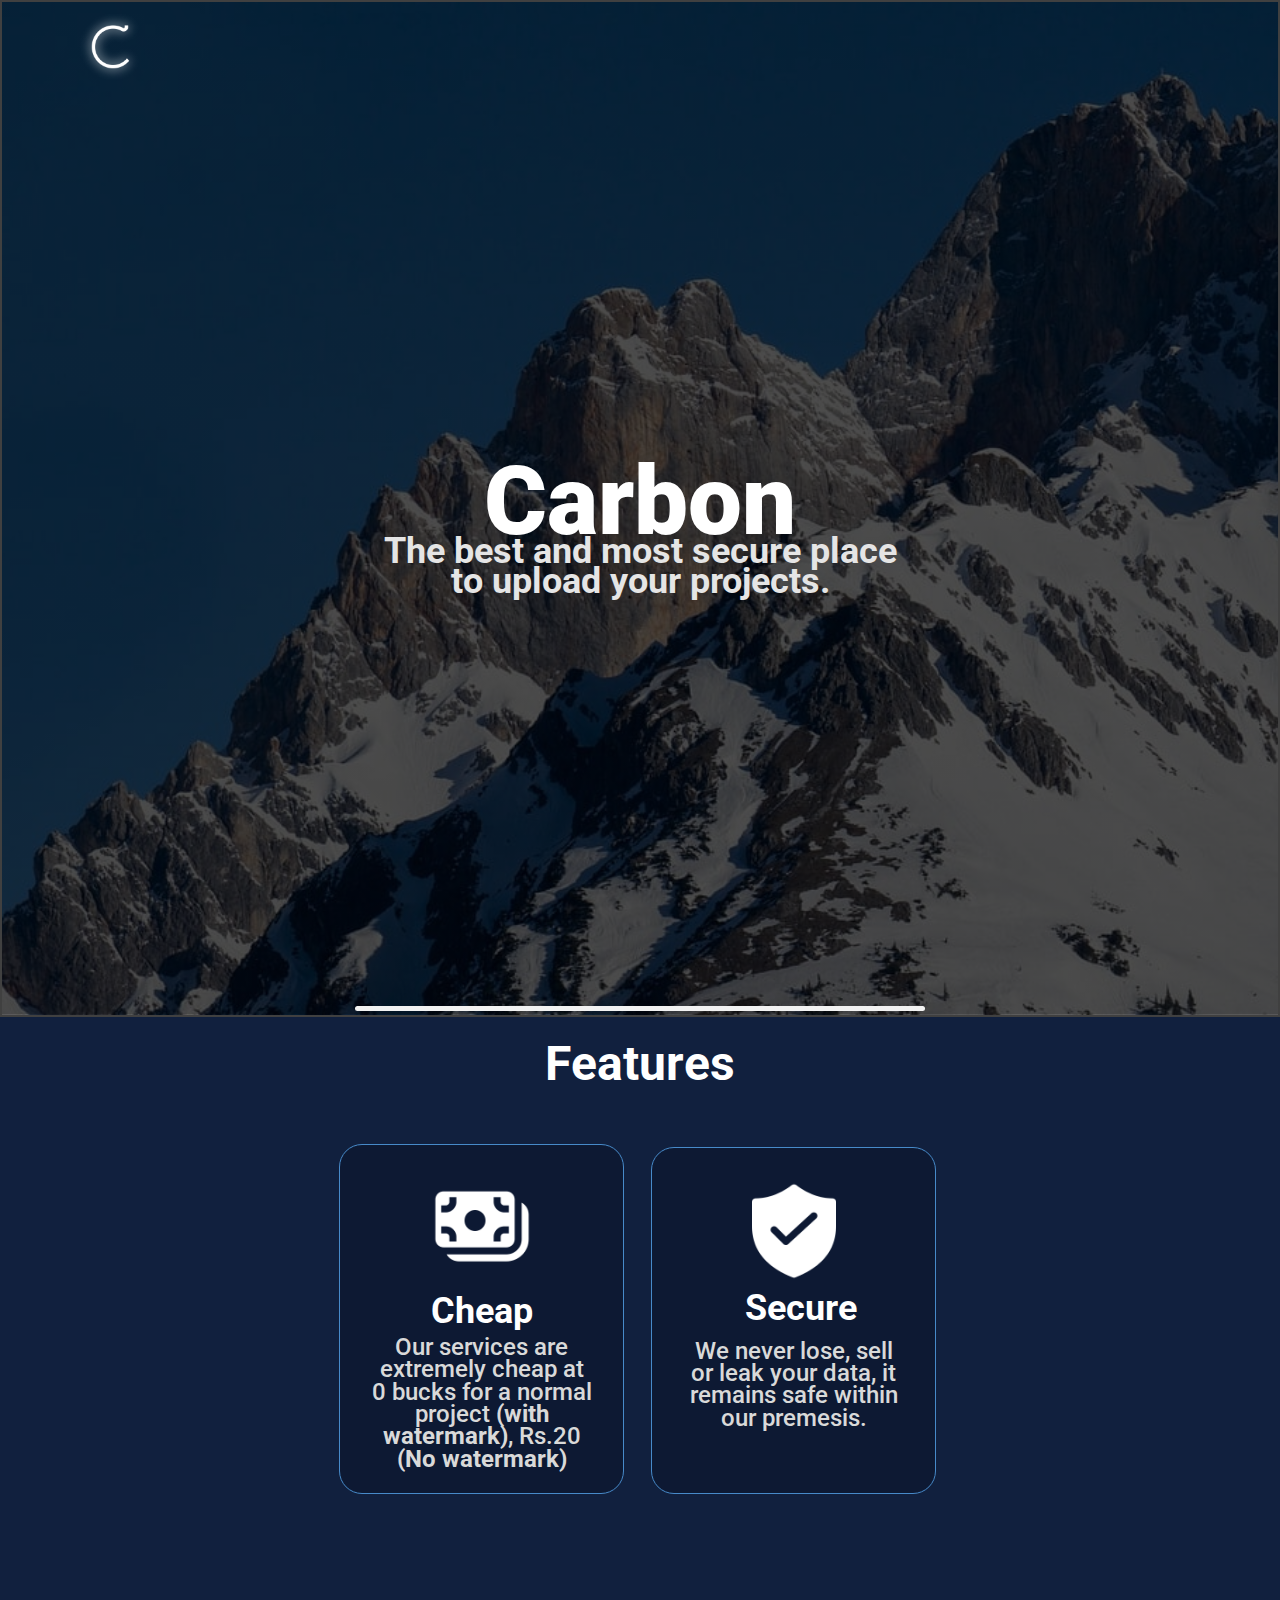
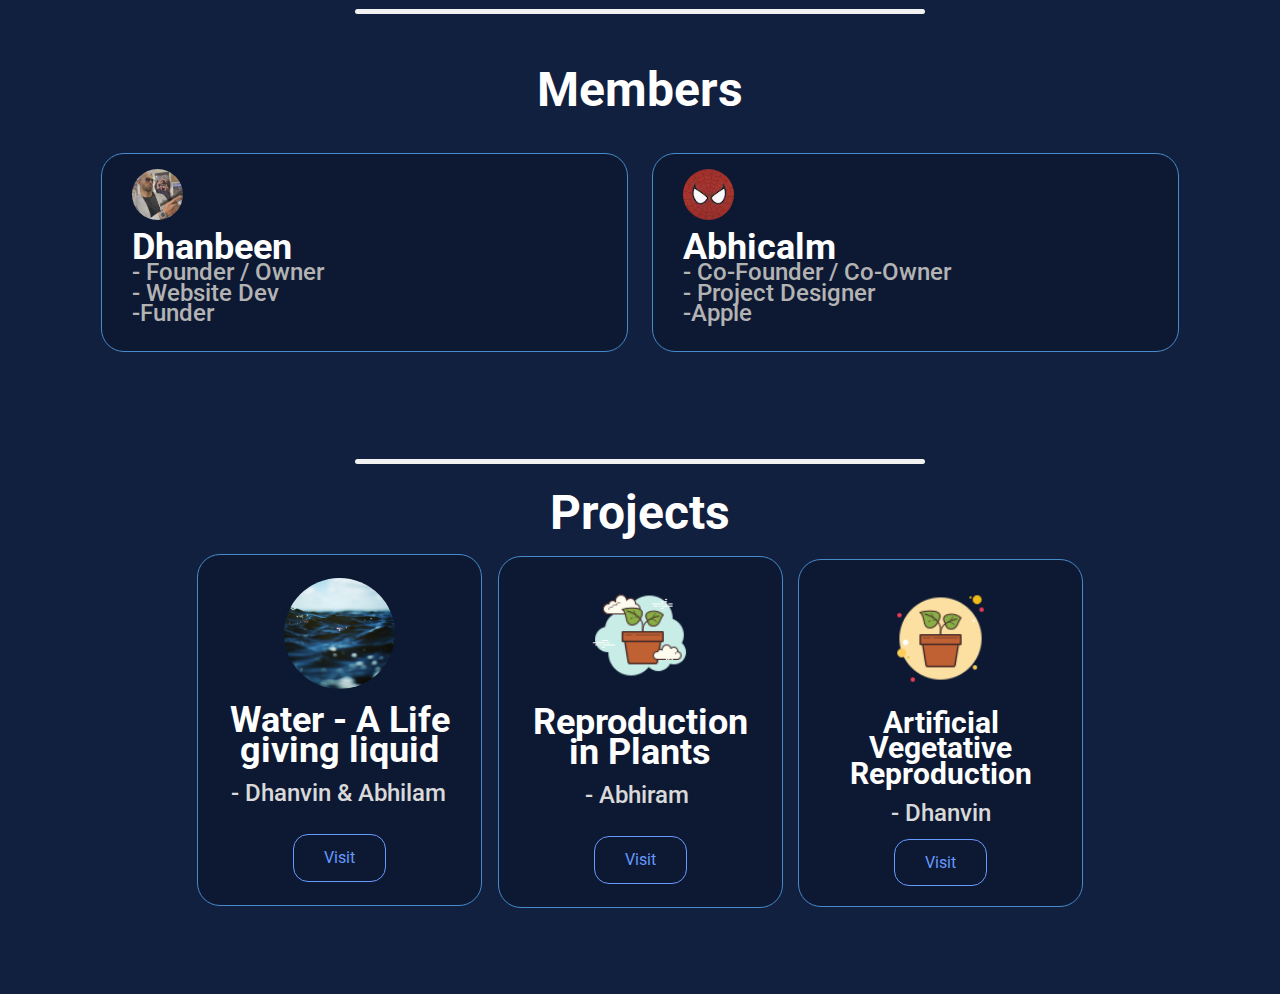
<file: index.html>
<!DOCTYPE html>
<html style="font-size: 16px;" lang="en"><head>
    <meta name="viewport" content="width=device-width, initial-scale=1.0">
    <meta charset="utf-8">
    <meta name="keywords" content="">
    <meta name="description" content="">
    <meta name="viewport" content="width=device-width, initial-scale=1.0">
    <meta property="og:title" content="Carbon Softworks">
    <meta property="og:description" content="The best and secure place to upload your projects\n**Made by Dhanvin Nair**">
    <meta property="og:image" content="images/Carbn.png">
    <title>Carbon</title>
    <link rel="stylesheet" href="nicepage.css" media="screen">
	 <link rel="icon" type="image/png" href="images/Carbn.png"> 
<link rel="stylesheet" href="Home.css" media="screen">
    <script class="u-script" type="text/javascript" src="jquery.js" defer=""></script>
    <script class="u-script" type="text/javascript" src="nicepage.js" defer=""></script>
    <meta name="generator" content="Nicepage 6.2.1, nicepage.com">
    <link id="u-theme-google-font" rel="stylesheet" href="https://fonts.googleapis.com/css?family=Roboto:100,100i,300,300i,400,400i,500,500i,700,700i,900,900i|Open+Sans:300,300i,400,400i,500,500i,600,600i,700,700i,800,800i">
    
    
    
    
    
    
    <script type="application/ld+json">{
		"@context": "http://schema.org",
		"@type": "Organization",
		"name": ""
}</script>
    <meta name="theme-color" content="#478ac9">
    <meta property="og:title" content="Home">
    <meta property="og:type" content="website">
  <meta data-intl-tel-input-cdn-path="intlTelInput/"></head>
  <body data-home-page="Home.html" data-home-page-title="Home" data-path-to-root="./" data-include-products="false" class="u-body u-xl-mode" data-lang="en">
    <section class="u-border-2 u-border-grey-75 u-clearfix u-image u-shading u-section-1" id="sec-ace7" data-image-width="1280" data-image-height="720">
      <div class="u-clearfix u-sheet u-valign-middle u-sheet-1">
        <img class="u-image u-image-contain u-image-default u-preserve-proportions u-image-1" src="images/Carbn.png" alt="" data-image-width="1000" data-image-height="1000">
        <p class="u-custom-font u-heading-font u-text u-text-default u-text-white u-text-1">Carbon </p>
        <p class="u-align-center u-custom-font u-heading-font u-text u-text-default u-text-grey-10 u-text-2">The best and most secure place<br>to upload your projects. 
        </p>
        <div class="u-grey-5 u-radius u-shape u-shape-round u-shape-1"></div>
      </div>
    </section>
    <section class="u-clearfix u-custom-color-1 u-section-2" id="sec-e301">
      <div class="u-clearfix u-sheet u-sheet-1">
        <p class="u-align-center u-custom-font u-heading-font u-text u-text-default u-text-white u-text-1">Features<br>
        </p>
        <div class="u-border-1 u-border-palette-1-base u-container-style u-custom-color-2 u-group u-hover-feature u-radius u-shape-round u-group-1">
          <div class="u-container-layout u-container-layout-1">
            <img class="u-image u-image-contain u-image-default u-preserve-proportions u-image-1" src="images/ic_fluent_money_24_filled.png" alt="" data-image-width="512" data-image-height="512">
            <p class="u-align-center u-custom-font u-heading-font u-text u-text-default u-text-white u-text-2">Che​ap<br>
            </p>
            <p class="u-align-center u-custom-font u-heading-font u-text u-text-default u-text-grey-15 u-text-3">Our services are extremely cheap at 0 bucks for a normal project <span style="font-weight: 700;">(with watermark)</span>, Rs.20 <span style="font-weight: 700;">(No watermark)</span>
            </p>
          </div>
        </div>
        <div class="u-border-1 u-border-palette-1-base u-container-style u-custom-color-2 u-group u-hover-feature u-radius u-shape-round u-group-2">
          <div class="u-container-layout u-container-layout-2">
            <img class="u-image u-image-contain u-image-default u-preserve-proportions u-image-2" src="images/ic_fluent_shield_task_24_filled.png" alt="" data-image-width="512" data-image-height="512">
            <p class="u-align-center u-custom-font u-heading-font u-text u-text-default u-text-white u-text-4">Secure<br>
            </p>
            <p class="u-align-center u-custom-font u-heading-font u-text u-text-default u-text-grey-15 u-text-5">We never lose, sell or leak your data, it remains safe within our premesis.</p>
          </div>
        </div>
        <div class="u-grey-5 u-radius u-shape u-shape-round u-shape-1"></div>
      </div>
      
      
    </section>
    <section class="u-clearfix u-custom-color-1 u-section-3" id="sec-2e71">
      <div class="u-clearfix u-sheet u-sheet-1">
        <p class="u-align-center u-custom-font u-heading-font u-text u-text-default u-text-white u-text-1">Members<br>
        </p>
        <div class="u-border-1 u-border-palette-1-base u-container-style u-custom-color-2 u-group u-hover-feature u-radius u-shape-round u-group-1">
          <div class="u-container-layout u-container-layout-1">
            <img class="u-image u-image-circle u-image-1" src="images/e7a1c5ff43b8ae840bb561924fb8c9f0.jpg" alt="" data-image-width="750" data-image-height="530">
            <p class="u-align-center u-custom-font u-heading-font u-hover-feature u-text u-text-default u-text-white u-text-2">Dhanbeen</p>
            <p class="u-align-left u-custom-font u-heading-font u-text u-text-default u-text-grey-30 u-text-3">- Founder / Owner<br>- Website Dev<br>-Funder
            </p>
          </div>
        </div>
        <div class="u-border-1 u-border-palette-1-base u-container-style u-custom-color-2 u-group u-hover-feature u-radius u-shape-round u-group-2">
          <div class="u-container-layout u-container-layout-2">
            <img class="u-image u-image-circle u-image-2" src="images/varma.webp" alt="" data-image-width="150" data-image-height="150">
            <p class="u-align-center u-custom-font u-heading-font u-text u-text-default u-text-white u-text-4">Abhicalm</p>
            <p class="u-align-left u-custom-font u-heading-font u-text u-text-default u-text-grey-30 u-text-5">- Co-Founder / Co-Owner<br>- Project Designer<br>-Apple
            </p>
          </div>
        </div>
        <div class="u-grey-5 u-radius u-shape u-shape-round u-shape-1"></div>
      </div>
      
      
      
    </section>
    <section class="u-clearfix u-custom-color-1 u-section-4" id="sec-a1a5">
      <div class="u-clearfix u-sheet u-sheet-1">
        <p class="u-align-center u-custom-font u-heading-font u-text u-text-default u-text-white u-text-1">Projects<br>
        </p>
        <div class="u-border-1 u-border-palette-1-base u-container-style u-custom-color-2 u-group u-hover-feature u-radius u-shape-round u-group-1">
          <div class="u-container-layout u-container-layout-1">
            <div class="u-image u-image-circle u-image-contain u-preserve-proportions u-image-1" alt="" data-image-width="1200" data-image-height="1200"></div>
            <p class="u-align-center u-custom-font u-heading-font u-text u-text-default u-text-white u-text-2"><b>Water - A Life giving liquid</b>
              <br>
            </p>
            <p class="u-align-center u-custom-font u-heading-font u-text u-text-default u-text-grey-15 u-text-3">- Dhanvin &amp; Abhilam</p>
            <a href="https://docs.google.com/presentation/d/1v4JeEMCfIoml5W38ipkoYWOOvaPX4j9_U9_-oeBfvME/edit?usp=sharing" class="u-border-1 u-border-custom-color-3 u-btn u-btn-round u-button-style u-custom-font u-heading-font u-hover-feature u-none u-radius u-btn-1" target="_blank">Visit</a>
          </div>
        </div>
        <div class="u-border-1 u-border-palette-1-base u-container-style u-custom-color-2 u-group u-hover-feature u-radius u-shape-round u-group-2">
          <div class="u-container-layout u-container-layout-2">
            <img class="u-image u-image-contain u-image-default u-preserve-proportions u-image-2" alt="" data-image-width="150" data-image-height="150" src="images/icons8-plant-101.png">
            <p class="u-align-center u-custom-font u-heading-font u-text u-text-default u-text-white u-text-4"> Reproduction in Plants<br>
            </p>
            <p class="u-align-center u-custom-font u-heading-font u-text u-text-default u-text-grey-15 u-text-5">- Abhiram</p>
            <a href="https://docs.google.com/presentation/d/1xaHNyrE28_geELH48tmDnkQb5HBj--PU04C9QZbWVcw/edit?usp=sharing" class="u-border-1 u-border-custom-color-3 u-btn u-btn-round u-button-style u-custom-font u-heading-font u-hover-feature u-none u-radius u-btn-2" target="_blank">Visit</a>
          </div>
        </div>
        <div class="u-border-1 u-border-palette-1-base u-container-style u-custom-color-2 u-group u-hover-feature u-radius u-shape-round u-group-3">
          <div class="u-container-layout u-valign-top u-container-layout-3">
            <img class="u-image u-image-contain u-image-default u-preserve-proportions u-image-3" alt="" data-image-width="150" data-image-height="150" src="images/icons8-plant-1001.png">
            <p class="u-align-center u-custom-font u-heading-font u-text u-text-default u-text-white u-text-6"> Artificial Vegetative Reproduction<br>
            </p>
            <p class="u-align-center u-custom-font u-heading-font u-text u-text-default u-text-grey-15 u-text-7">- Dhanvin</p>
            <a href="https://docs.google.com/presentation/d/1BO6EyWsUUqXgex9WvLyfMm7POTgr_1flFXFg9XGqWRE/edit?usp=sharing" class="u-border-1 u-border-custom-color-3 u-btn u-btn-round u-button-style u-custom-font u-heading-font u-hover-feature u-none u-radius u-btn-3" target="_blank">Visit</a>
          </div>
        </div>
      </div>
      
      
      
      
      
      
    </section>
    
    
    
  
</body></html>
</file>
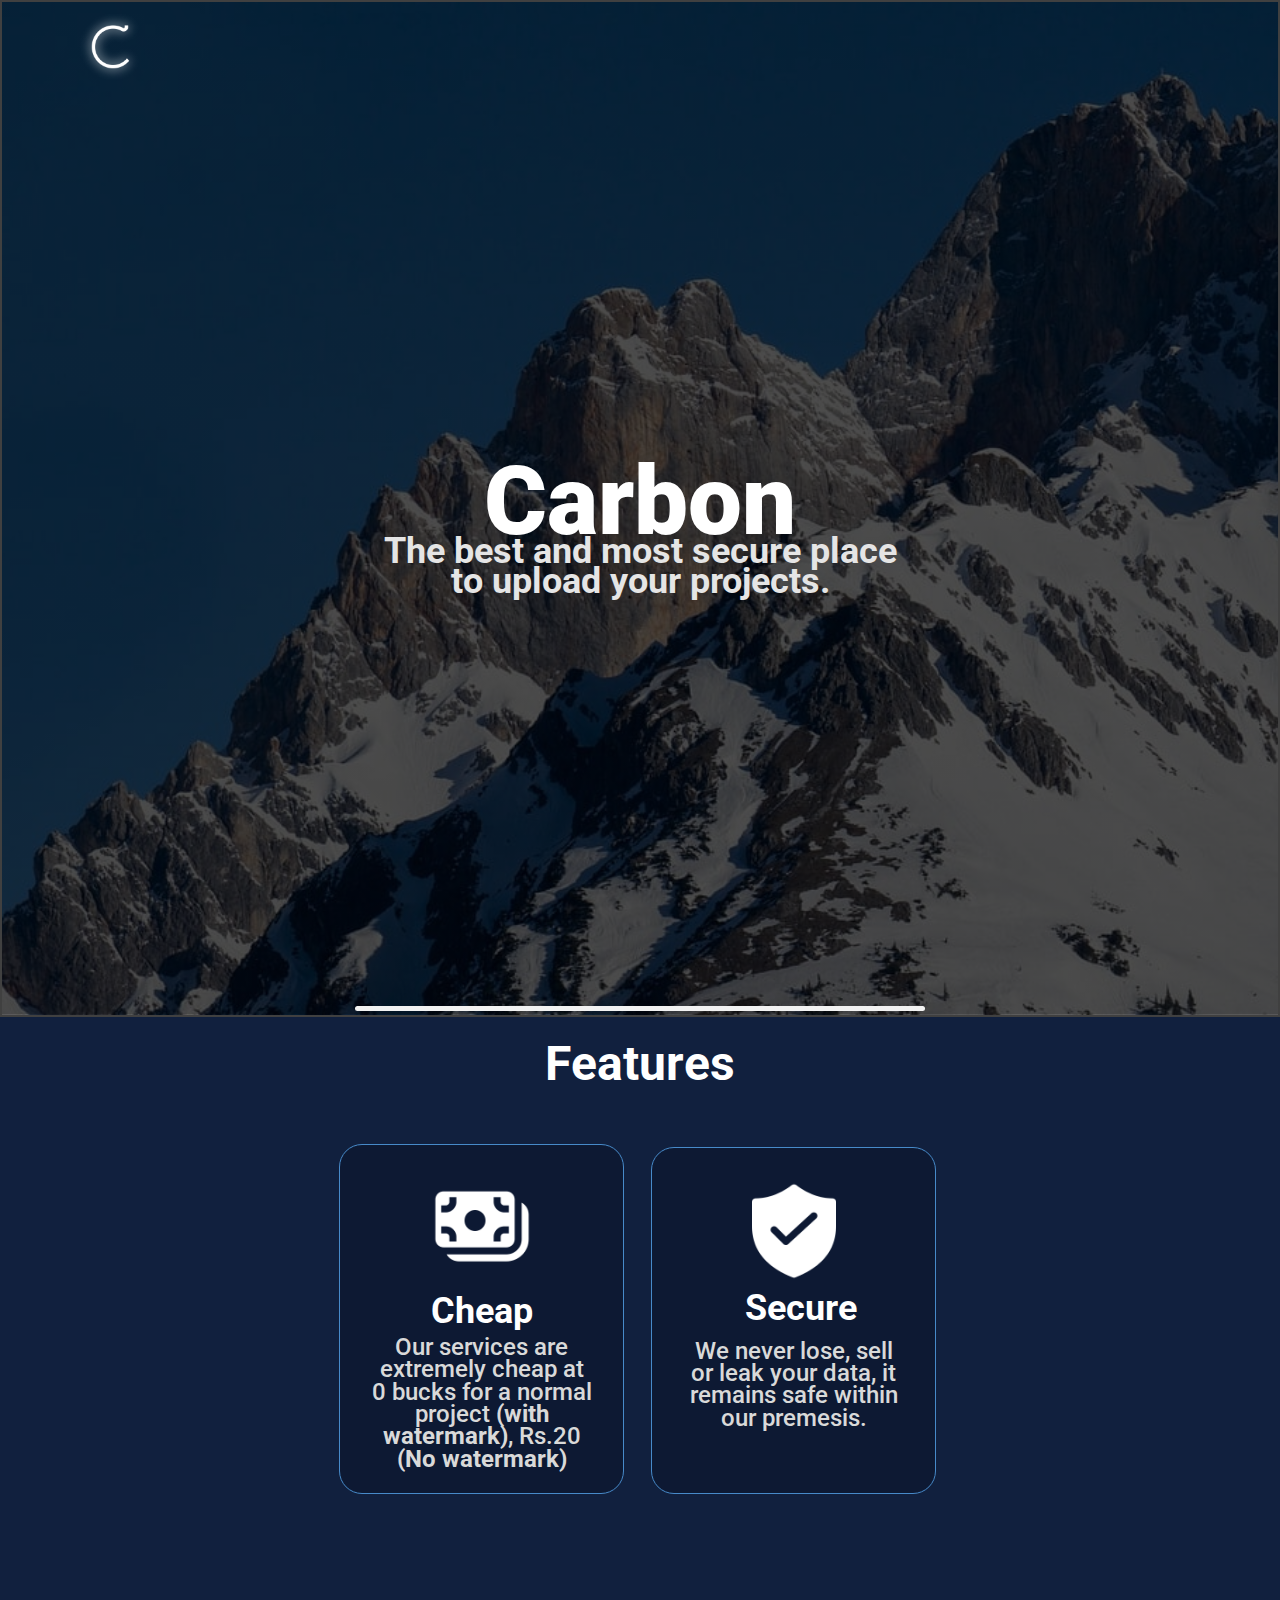
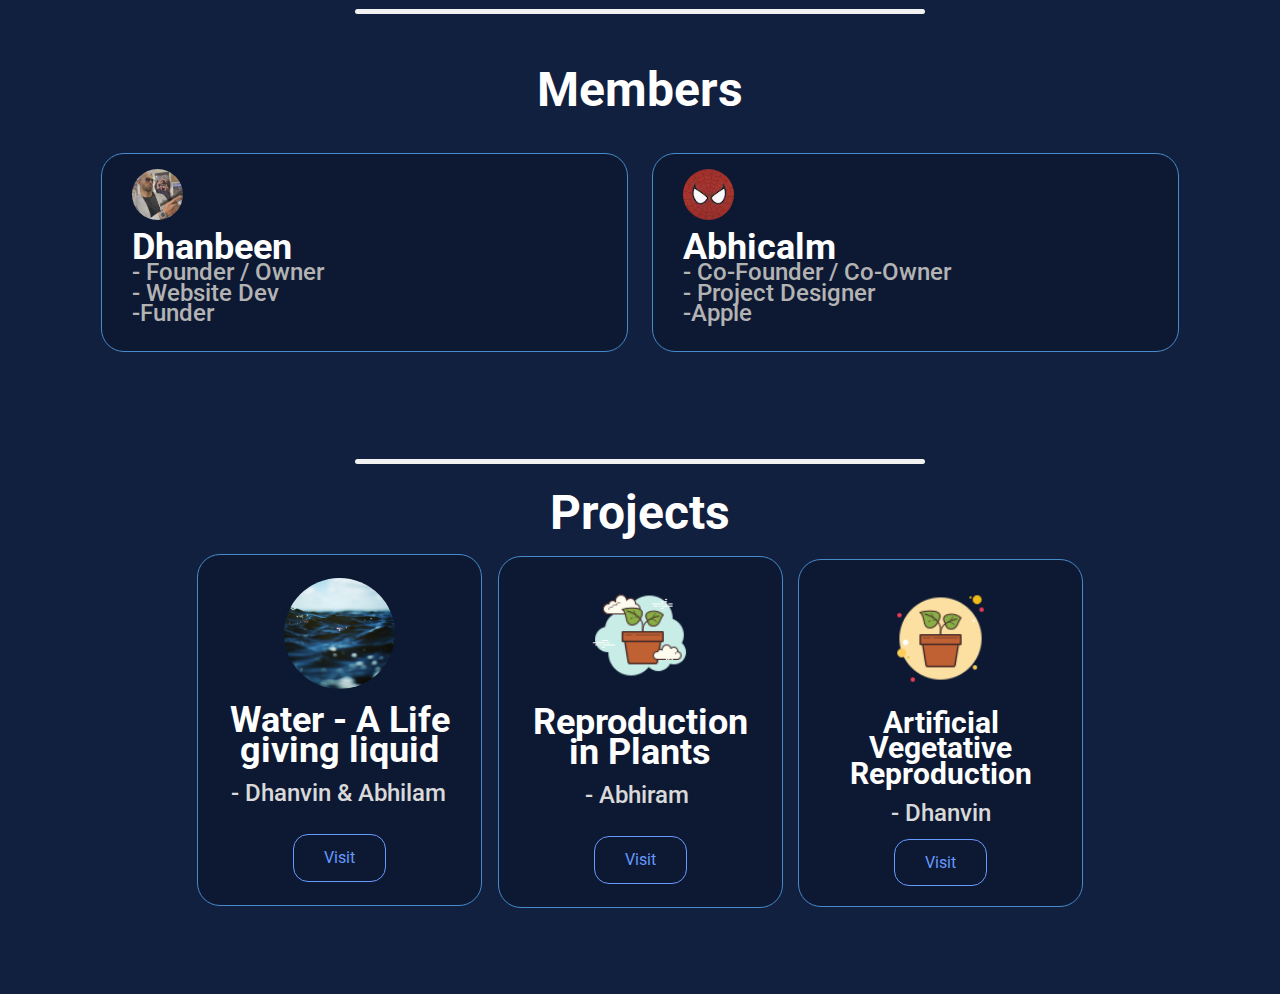
<file: Home.html>
<!DOCTYPE html>
<html style="font-size: 16px;" lang="en"><head>
    <meta name="viewport" content="width=device-width, initial-scale=1.0">
    <meta charset="utf-8">
    <meta name="keywords" content="">
    <meta name="description" content="">
    <title>Carbon</title>
    <link rel="stylesheet" href="nicepage.css" media="screen">
	 <link rel="icon" type="image/png" href="images/Carbn.png"> 
<link rel="stylesheet" href="Home.css" media="screen">
    <script class="u-script" type="text/javascript" src="jquery.js" defer=""></script>
    <script class="u-script" type="text/javascript" src="nicepage.js" defer=""></script>
    <meta name="generator" content="Nicepage 6.2.1, nicepage.com">
    <link id="u-theme-google-font" rel="stylesheet" href="https://fonts.googleapis.com/css?family=Roboto:100,100i,300,300i,400,400i,500,500i,700,700i,900,900i|Open+Sans:300,300i,400,400i,500,500i,600,600i,700,700i,800,800i">
    
    
    
    
    
    
    <script type="application/ld+json">{
		"@context": "http://schema.org",
		"@type": "Organization",
		"name": ""
}</script>
    <meta name="theme-color" content="#478ac9">
    <meta property="og:title" content="Home">
    <meta property="og:type" content="website">
  <meta data-intl-tel-input-cdn-path="intlTelInput/"></head>
  <body data-home-page="Home.html" data-home-page-title="Home" data-path-to-root="./" data-include-products="false" class="u-body u-xl-mode" data-lang="en">
    <section class="u-border-2 u-border-grey-75 u-clearfix u-image u-shading u-section-1" id="sec-ace7" data-image-width="1280" data-image-height="720">
      <div class="u-clearfix u-sheet u-valign-middle u-sheet-1">
        <img class="u-image u-image-contain u-image-default u-preserve-proportions u-image-1" src="images/Carbn.png" alt="" data-image-width="1000" data-image-height="1000">
        <p class="u-custom-font u-heading-font u-text u-text-default u-text-white u-text-1">Carbon </p>
        <p class="u-align-center u-custom-font u-heading-font u-text u-text-default u-text-grey-10 u-text-2">The best and most secure place<br>to upload your projects. 
        </p>
        <div class="u-grey-5 u-radius u-shape u-shape-round u-shape-1"></div>
      </div>
    </section>
    <section class="u-clearfix u-custom-color-1 u-section-2" id="sec-e301">
      <div class="u-clearfix u-sheet u-sheet-1">
        <p class="u-align-center u-custom-font u-heading-font u-text u-text-default u-text-white u-text-1">Features<br>
        </p>
        <div class="u-border-1 u-border-palette-1-base u-container-style u-custom-color-2 u-group u-hover-feature u-radius u-shape-round u-group-1">
          <div class="u-container-layout u-container-layout-1">
            <img class="u-image u-image-contain u-image-default u-preserve-proportions u-image-1" src="images/ic_fluent_money_24_filled.png" alt="" data-image-width="512" data-image-height="512">
            <p class="u-align-center u-custom-font u-heading-font u-text u-text-default u-text-white u-text-2">Che​ap<br>
            </p>
            <p class="u-align-center u-custom-font u-heading-font u-text u-text-default u-text-grey-15 u-text-3">Our services are extremely cheap at 0 bucks for a normal project <span style="font-weight: 700;">(with watermark)</span>, Rs.20 <span style="font-weight: 700;">(No watermark)</span>
            </p>
          </div>
        </div>
        <div class="u-border-1 u-border-palette-1-base u-container-style u-custom-color-2 u-group u-hover-feature u-radius u-shape-round u-group-2">
          <div class="u-container-layout u-container-layout-2">
            <img class="u-image u-image-contain u-image-default u-preserve-proportions u-image-2" src="images/ic_fluent_shield_task_24_filled.png" alt="" data-image-width="512" data-image-height="512">
            <p class="u-align-center u-custom-font u-heading-font u-text u-text-default u-text-white u-text-4">Secure<br>
            </p>
            <p class="u-align-center u-custom-font u-heading-font u-text u-text-default u-text-grey-15 u-text-5">We never lose, sell or leak your data, it remains safe within our premesis.</p>
          </div>
        </div>
        <div class="u-grey-5 u-radius u-shape u-shape-round u-shape-1"></div>
      </div>
      
      
    </section>
    <section class="u-clearfix u-custom-color-1 u-section-3" id="sec-2e71">
      <div class="u-clearfix u-sheet u-sheet-1">
        <p class="u-align-center u-custom-font u-heading-font u-text u-text-default u-text-white u-text-1">Members<br>
        </p>
        <div class="u-border-1 u-border-palette-1-base u-container-style u-custom-color-2 u-group u-hover-feature u-radius u-shape-round u-group-1">
          <div class="u-container-layout u-container-layout-1">
            <img class="u-image u-image-circle u-image-1" src="images/e7a1c5ff43b8ae840bb561924fb8c9f0.jpg" alt="" data-image-width="750" data-image-height="530">
            <p class="u-align-center u-custom-font u-heading-font u-hover-feature u-text u-text-default u-text-white u-text-2">Dhanbeen</p>
            <p class="u-align-left u-custom-font u-heading-font u-text u-text-default u-text-grey-30 u-text-3">- Founder / Owner<br>- Website Dev<br>-Funder
            </p>
          </div>
        </div>
        <div class="u-border-1 u-border-palette-1-base u-container-style u-custom-color-2 u-group u-hover-feature u-radius u-shape-round u-group-2">
          <div class="u-container-layout u-container-layout-2">
            <img class="u-image u-image-circle u-image-2" src="images/varma.webp" alt="" data-image-width="150" data-image-height="150">
            <p class="u-align-center u-custom-font u-heading-font u-text u-text-default u-text-white u-text-4">Abhicalm</p>
            <p class="u-align-left u-custom-font u-heading-font u-text u-text-default u-text-grey-30 u-text-5">- Co-Founder / Co-Owner<br>- Project Designer<br>-Apple
            </p>
          </div>
        </div>
        <div class="u-grey-5 u-radius u-shape u-shape-round u-shape-1"></div>
      </div>
      
      
      
    </section>
    <section class="u-clearfix u-custom-color-1 u-section-4" id="sec-a1a5">
      <div class="u-clearfix u-sheet u-sheet-1">
        <p class="u-align-center u-custom-font u-heading-font u-text u-text-default u-text-white u-text-1">Projects<br>
        </p>
        <div class="u-border-1 u-border-palette-1-base u-container-style u-custom-color-2 u-group u-hover-feature u-radius u-shape-round u-group-1">
          <div class="u-container-layout u-container-layout-1">
            <div class="u-image u-image-circle u-image-contain u-preserve-proportions u-image-1" alt="" data-image-width="1200" data-image-height="1200"></div>
            <p class="u-align-center u-custom-font u-heading-font u-text u-text-default u-text-white u-text-2"><b>Water - A Life giving liquid</b>
              <br>
            </p>
            <p class="u-align-center u-custom-font u-heading-font u-text u-text-default u-text-grey-15 u-text-3">- Dhanvin &amp; Abhilam</p>
            <a href="https://docs.google.com/presentation/d/1v4JeEMCfIoml5W38ipkoYWOOvaPX4j9_U9_-oeBfvME/edit?usp=sharing" class="u-border-1 u-border-custom-color-3 u-btn u-btn-round u-button-style u-custom-font u-heading-font u-hover-feature u-none u-radius u-btn-1" target="_blank">Visit</a>
          </div>
        </div>
        <div class="u-border-1 u-border-palette-1-base u-container-style u-custom-color-2 u-group u-hover-feature u-radius u-shape-round u-group-2">
          <div class="u-container-layout u-container-layout-2">
            <img class="u-image u-image-contain u-image-default u-preserve-proportions u-image-2" alt="" data-image-width="150" data-image-height="150" src="images/icons8-plant-100.png">
            <p class="u-align-center u-custom-font u-heading-font u-text u-text-default u-text-white u-text-4"> Reproduction in Plants<br>
            </p>
            <p class="u-align-center u-custom-font u-heading-font u-text u-text-default u-text-grey-15 u-text-5">- Abhiram</p>
            <a href="https://docs.google.com/presentation/d/1xaHNyrE28_geELH48tmDnkQb5HBj--PU04C9QZbWVcw/edit?usp=sharing" class="u-border-1 u-border-custom-color-3 u-btn u-btn-round u-button-style u-custom-font u-heading-font u-hover-feature u-none u-radius u-btn-2" target="_blank">Visit</a>
          </div>
        </div>
        <div class="u-border-1 u-border-palette-1-base u-container-style u-custom-color-2 u-group u-hover-feature u-radius u-shape-round u-group-3">
          <div class="u-container-layout u-valign-top u-container-layout-3">
            <img class="u-image u-image-contain u-image-default u-preserve-proportions u-image-3" alt="" data-image-width="150" data-image-height="150" src="images/icons8-plant-1001.png">
            <p class="u-align-center u-custom-font u-heading-font u-text u-text-default u-text-white u-text-6"> Artificial Vegetative Reproduction<br>
            </p>
            <p class="u-align-center u-custom-font u-heading-font u-text u-text-default u-text-grey-15 u-text-7">- Dhanvin</p>
            <a href="https://docs.google.com/presentation/d/1BO6EyWsUUqXgex9WvLyfMm7POTgr_1flFXFg9XGqWRE/edit?usp=sharing" class="u-border-1 u-border-custom-color-3 u-btn u-btn-round u-button-style u-custom-font u-heading-font u-hover-feature u-none u-radius u-btn-3" target="_blank">Visit</a>
          </div>
        </div>
      </div>
      
      
      
      
      
      
    </section>
    
    
    
  
</body></html>
</file>
